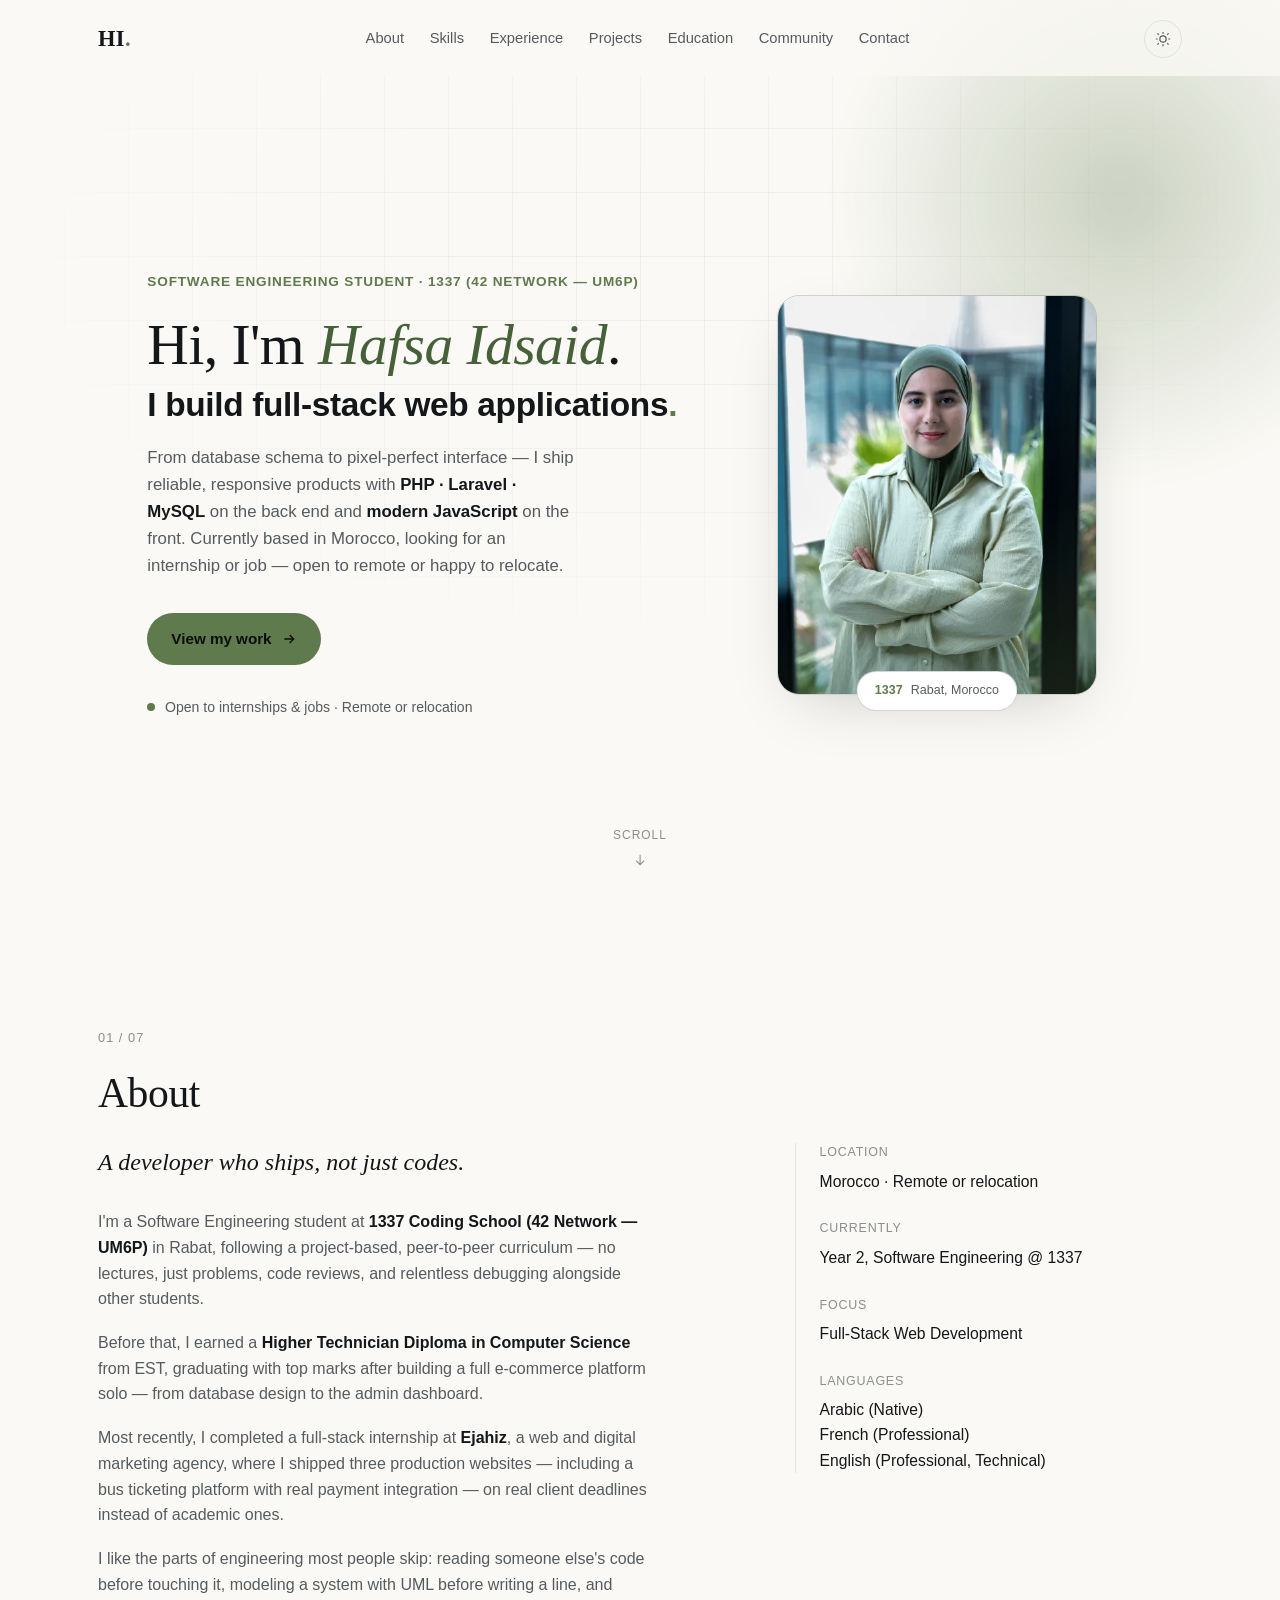
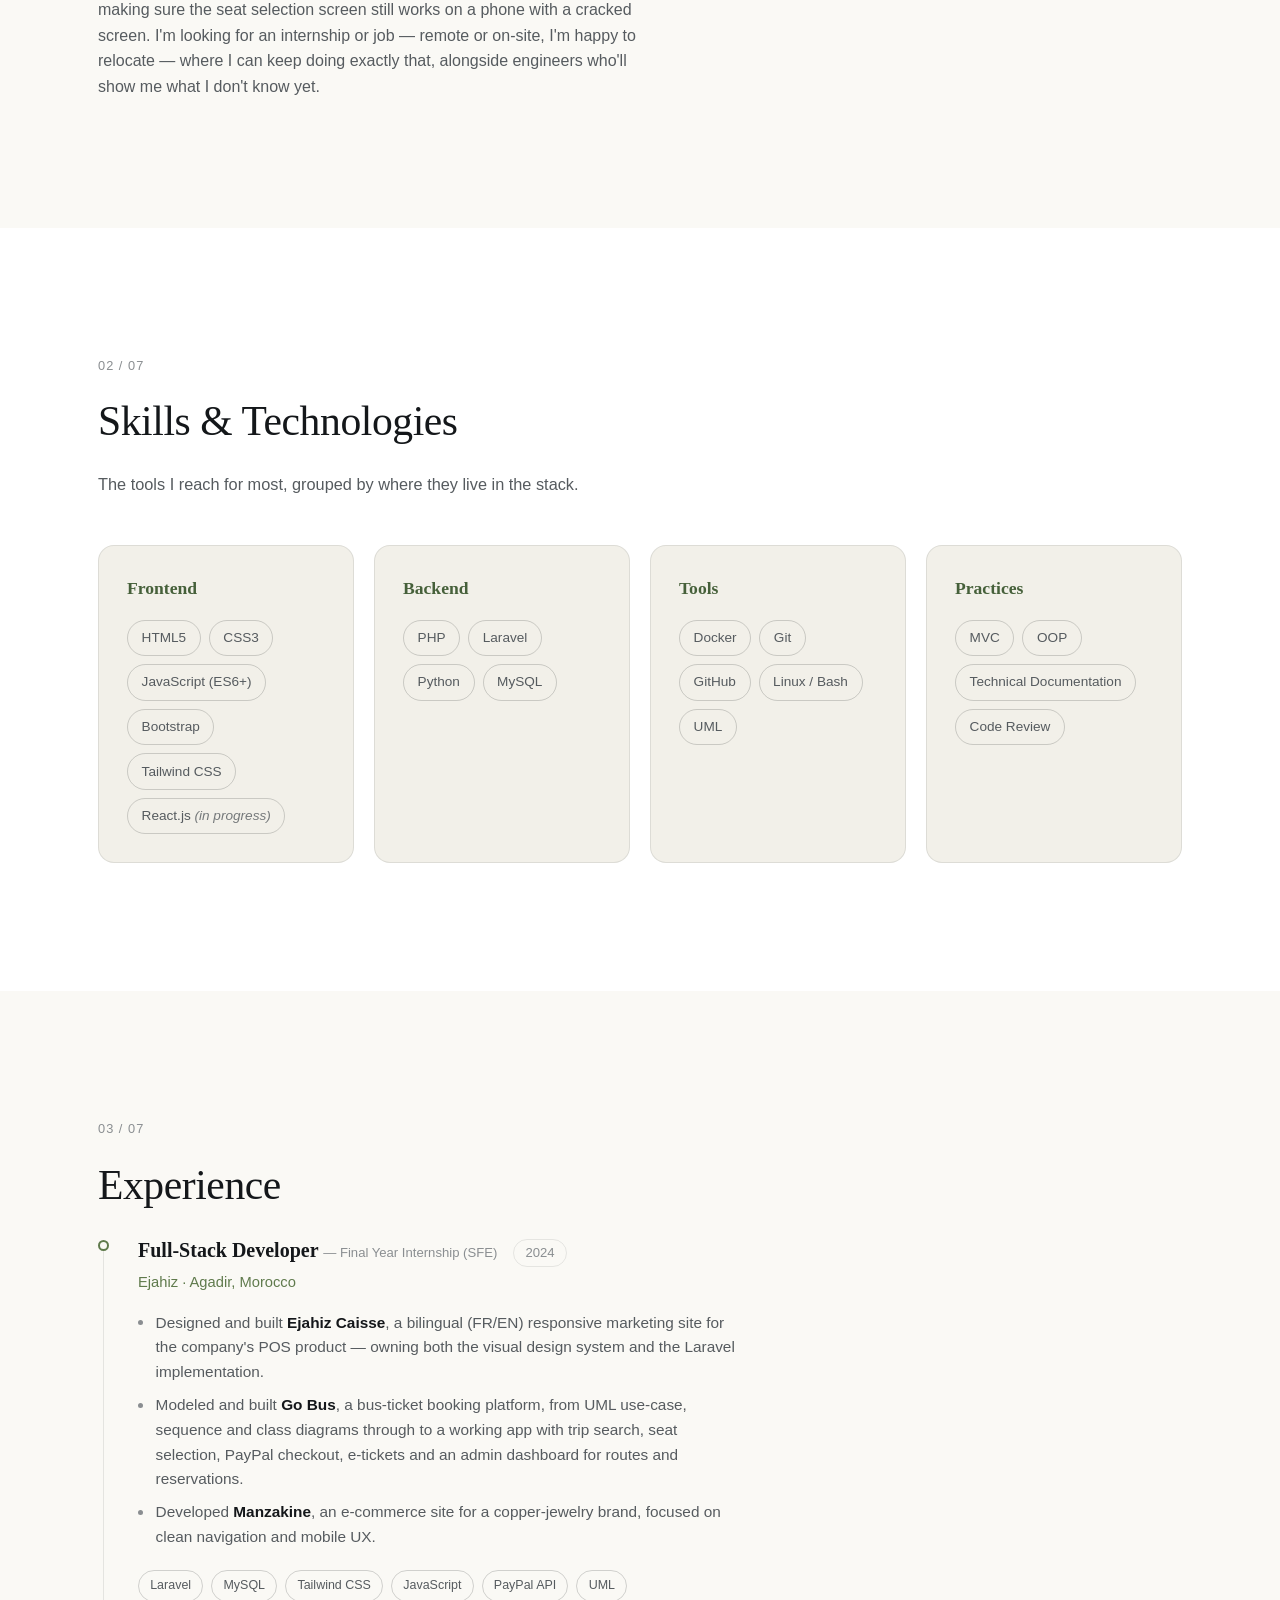
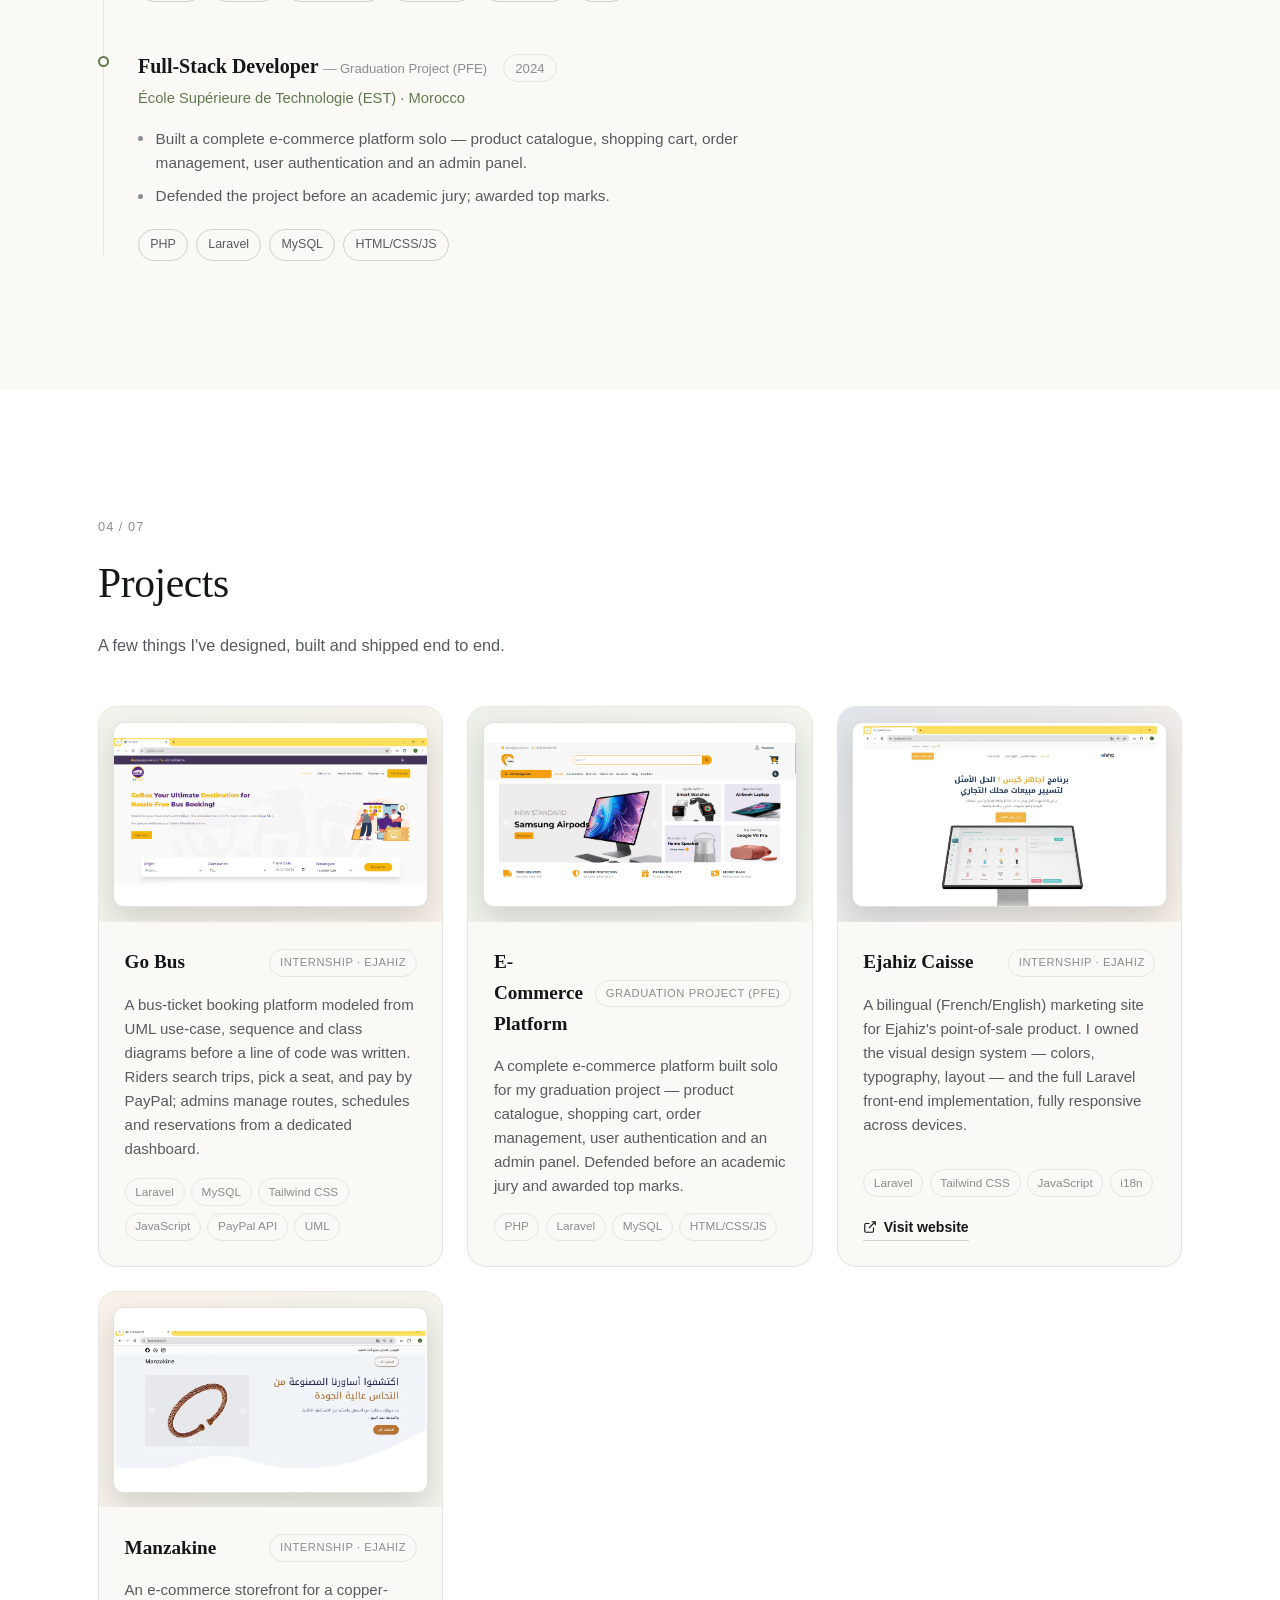
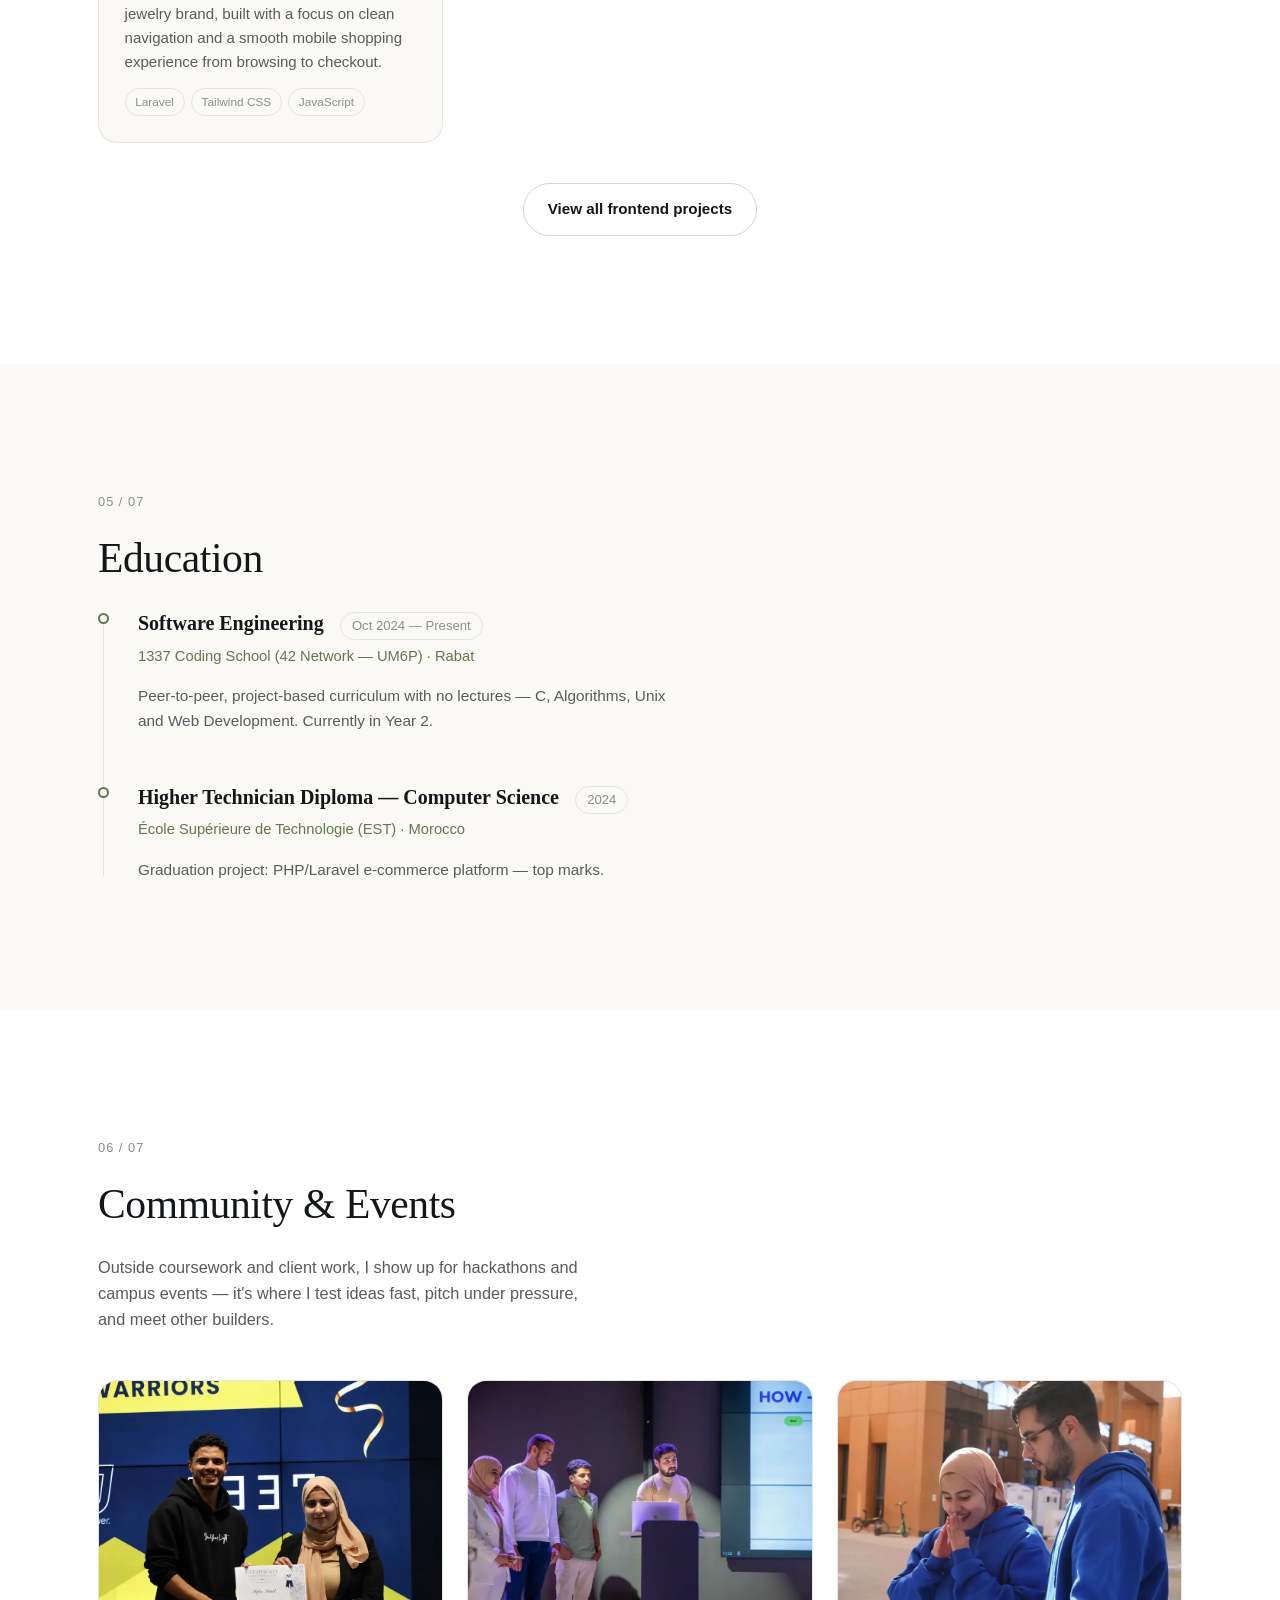
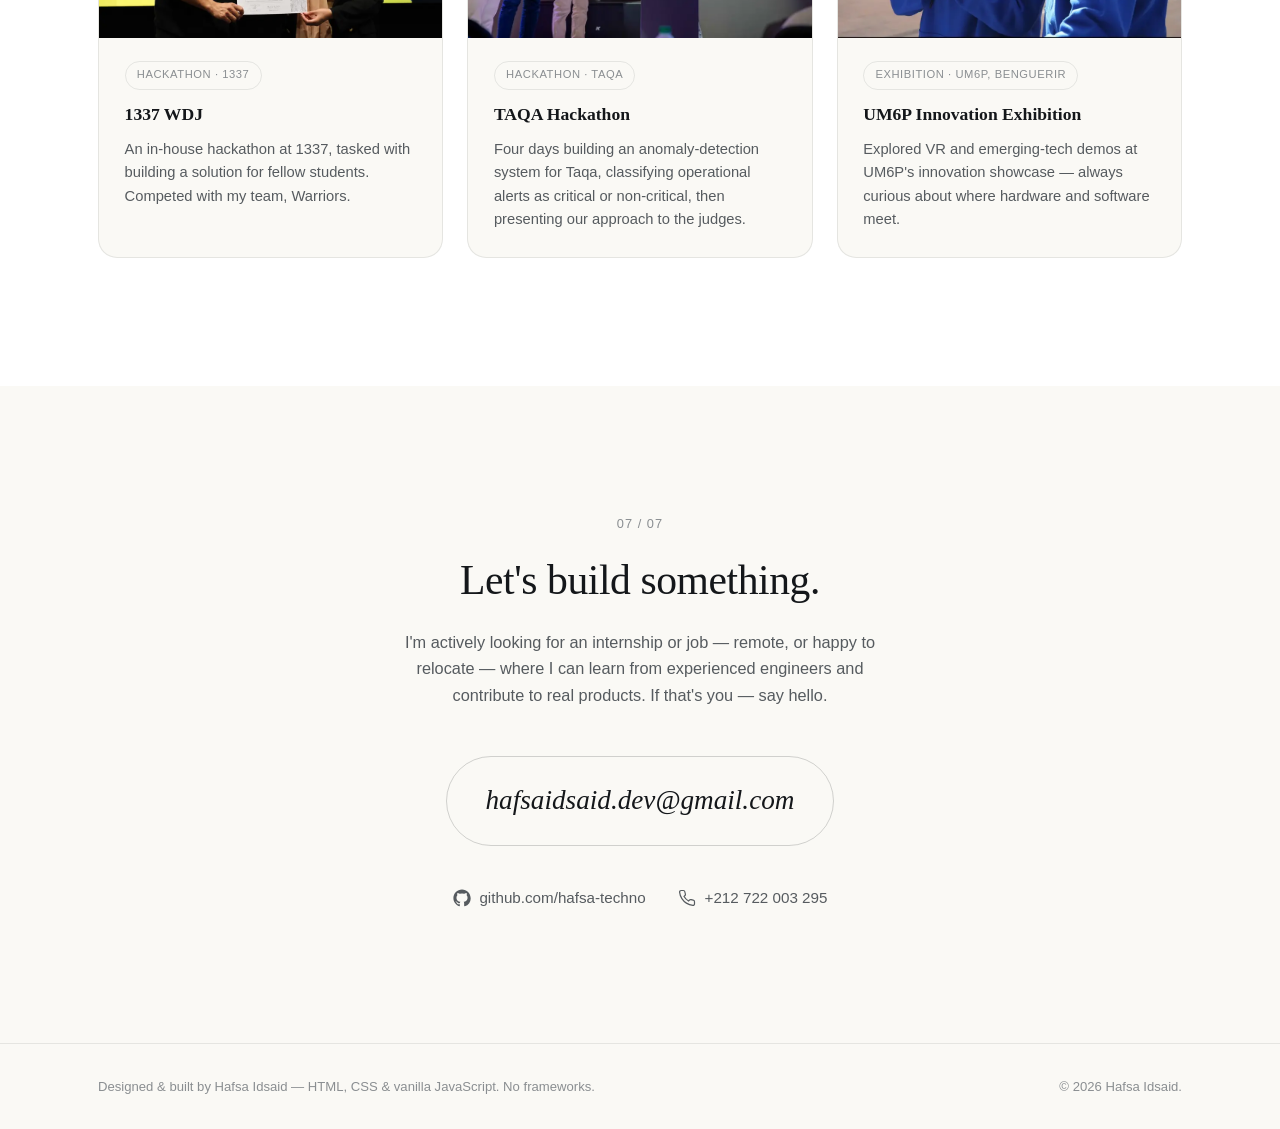
<file: index.html>
<!DOCTYPE html>
<html lang="en">
<head>
  <meta charset="UTF-8">
  <meta name="viewport" content="width=device-width, initial-scale=1.0">
  <title>Hafsa Idsaid — Full-Stack Web Developer</title>
  <meta name="description" content="Hafsa Idsaid — Full-Stack Web Developer and Software Engineering student at 1337 (42 Network). Builds with PHP, Laravel, MySQL and JavaScript. Open to internships and full-time roles, remote or relocation.">
  <meta name="author" content="Hafsa Idsaid">

  <!-- Open Graph -->
  <meta property="og:title" content="Hafsa Idsaid — Full-Stack Web Developer">
  <meta property="og:description" content="Software Engineering student at 1337 (42 Network) building full-stack web applications with PHP, Laravel, MySQL and JavaScript.">
  <meta property="og:type" content="website">
  <meta property="og:image" content="assets/images/hafsa-portrait.webp">

  <link rel="icon" type="image/svg+xml" href="assets/images/favicon.svg">
  <link rel="stylesheet" href="css/style.css">
</head>
<body>

  <a class="skip-link" href="#main">Skip to content</a>

  <!-- Scroll progress indicator -->
  <div class="scroll-progress" aria-hidden="true"><span id="scrollProgressBar"></span></div>

  <!-- ============ NAV ============ -->
  <header class="site-header" id="siteHeader">
    <nav class="nav container" aria-label="Primary">
      <a href="#top" class="nav__brand" aria-label="Hafsa Idsaid — home">HI<span>.</span></a>

      <ul class="nav__links" id="navLinks">
        <li><a href="#about" data-nav>About</a></li>
        <li><a href="#skills" data-nav>Skills</a></li>
        <li><a href="#experience" data-nav>Experience</a></li>
        <li><a href="#projects" data-nav>Projects</a></li>
        <li><a href="#education" data-nav>Education</a></li>
        <li><a href="#community" data-nav>Community</a></li>
        <li><a href="#contact" data-nav>Contact</a></li>
      </ul>

      <div class="nav__actions">
        <button class="theme-toggle" id="themeToggle" type="button" aria-label="Toggle dark and light theme">
          <svg class="icon icon--sun" viewBox="0 0 24 24" fill="none" stroke="currentColor" stroke-width="1.6"><circle cx="12" cy="12" r="4.2"/><path d="M12 2.5v2.4M12 19.1v2.4M4.6 4.6l1.7 1.7M17.7 17.7l1.7 1.7M2.5 12h2.4M19.1 12h2.4M4.6 19.4l1.7-1.7M17.7 6.3l1.7-1.7"/></svg>
          <svg class="icon icon--moon" viewBox="0 0 24 24" fill="none" stroke="currentColor" stroke-width="1.6"><path d="M20 14.5A8.5 8.5 0 1 1 9.5 4a6.8 6.8 0 0 0 10.5 10.5Z"/></svg>
        </button>

        <button class="nav__burger" id="navBurger" type="button" aria-label="Open menu" aria-expanded="false" aria-controls="navLinks">
          <span></span><span></span><span></span>
        </button>
      </div>
    </nav>
  </header>

  <main id="main">

    <!-- ============ HERO ============ -->
    <section class="hero" id="top">
      <div class="hero__bg" aria-hidden="true">
        <div class="hero__grid"></div>
        <div class="hero__blob"></div>
      </div>

      <div class="container hero__inner">
        <div class="hero__text">
          <p class="eyebrow reveal">Software Engineering Student · 1337 (42 Network — UM6P)</p>

          <h1 class="hero__title reveal">
            Hi, I'm <span class="hero__name">Hafsa Idsaid</span>.
            <span class="hero__role">I build full-stack web applications<span class="hero__dot">.</span></span>
          </h1>

          <p class="hero__lede reveal">
            From database schema to pixel-perfect interface — I ship reliable, responsive
            products with <strong>PHP · Laravel · MySQL</strong> on the back end and
            <strong> modern JavaScript</strong> on the front. Currently based in Morocco,
            looking for an internship or job — open to remote or happy to relocate.
          </p>

          <div class="hero__cta reveal">
            <a href="#projects" class="btn btn--primary">
              <span>View my work</span>
              <svg viewBox="0 0 24 24" fill="none" stroke="currentColor" stroke-width="2"><path d="M5 12h14M13 6l6 6-6 6"/></svg>
            </a>
            <!-- <a href="assets/docs/Hafsa-Idsaid-Resume.pdf" class="btn btn--ghost" download>
              <span>Download résumé</span>
            </a>-->
          </div>

          <div class="hero__status reveal">
            <span class="status-dot" aria-hidden="true"></span>
            Open to internships &amp; jobs · Remote or relocation
          </div>
        </div>

        <div class="hero__portrait reveal">
          <div class="portrait-frame">
            <img src="assets/images/hafsa-portrait.webp" alt="Portrait of Hafsa Idsaid" width="480" height="600" loading="eager">
          </div>
          <div class="portrait-tag">
            <span>1337</span> Rabat, Morocco
          </div>
        </div>
      </div>

      <a href="#about" class="scroll-cue" aria-label="Scroll to About section">
        <span>Scroll</span>
        <svg viewBox="0 0 24 24" fill="none" stroke="currentColor" stroke-width="1.6"><path d="M12 4v15M6 13l6 6 6-6"/></svg>
      </a>
    </section>

    <!-- ============ ABOUT ============ -->
    <section class="section" id="about">
      <div class="container">
        <p class="section__index reveal">01 / 07</p>
        <h2 class="section__title reveal">About</h2>

        <div class="about__grid">
          <div class="about__copy reveal">
            <p class="about__lead">A developer who ships, not just codes.</p>

            <p>
              I'm a Software Engineering student at <strong>1337 Coding School (42 Network — UM6P)</strong>
              in Rabat, following a project-based, peer-to-peer curriculum — no lectures, just problems,
              code reviews, and relentless debugging alongside other students.
            </p>

            <p>
              Before that, I earned a <strong>Higher Technician Diploma in Computer Science</strong> from
              EST, graduating with top marks after building a full e-commerce platform solo — from
              database design to the admin dashboard.
            </p>

            <p>
              Most recently, I completed a full-stack internship at <strong>Ejahiz</strong>, a web and
              digital marketing agency, where I shipped three production websites — including a bus
              ticketing platform with real payment integration — on real client deadlines instead of
              academic ones.
            </p>

            <p>
              I like the parts of engineering most people skip: reading someone else's code before
              touching it, modeling a system with UML before writing a line, and making sure the seat
              selection screen still works on a phone with a cracked screen. I'm looking for an
              internship or job — remote or on-site, I'm happy to relocate — where I can keep doing
              exactly that, alongside engineers who'll show me what I don't know yet.
            </p>
          </div>

          <aside class="about__facts reveal" aria-label="Quick facts">
            <ul>
              <li>
                <span class="about__facts-label">Location</span>
                <span class="about__facts-value">Morocco · Remote or relocation</span>
              </li>
              <li>
                <span class="about__facts-label">Currently</span>
                <span class="about__facts-value">Year 2, Software Engineering @ 1337</span>
              </li>
              <li>
                <span class="about__facts-label">Focus</span>
                <span class="about__facts-value">Full-Stack Web Development</span>
              </li>
              <li>
                <span class="about__facts-label">Languages</span>
                <span class="about__facts-value">Arabic (Native)</span>
                <span class="about__facts-value">French (Professional)</span>
                <span class="about__facts-value">English (Professional, Technical)</span>
              </li>
            </ul>
          </aside>
        </div>
      </div>
    </section>

    <!-- ============ SKILLS ============ -->
    <section class="section section--alt" id="skills">
      <div class="container">
        <p class="section__index reveal">02 / 07</p>
        <h2 class="section__title reveal">Skills &amp; Technologies</h2>
        <p class="section__intro reveal">The tools I reach for most, grouped by where they live in the stack.</p>

        <div class="skills__grid">
          <div class="skill-card reveal">
            <h3>Frontend</h3>
            <ul class="tag-list">
              <li>HTML5</li><li>CSS3</li><li>JavaScript (ES6+)</li>
              <li>Bootstrap</li><li>Tailwind CSS</li><li>React.js <em>(in progress)</em></li>
            </ul>
          </div>

          <div class="skill-card reveal">
            <h3>Backend</h3>
            <ul class="tag-list">
              <li>PHP</li><li>Laravel</li><li>Python</li><li>MySQL</li>
            </ul>
          </div>

          <div class="skill-card reveal">
            <h3>Tools</h3>
            <ul class="tag-list">
              <li>Docker</li><li>Git</li><li>GitHub</li><li>Linux / Bash</li><li>UML</li>
            </ul>
          </div>

          <div class="skill-card reveal">
            <h3>Practices</h3>
            <ul class="tag-list">
              <li>MVC</li><li>OOP</li><li>Technical Documentation</li><li>Code Review</li>
            </ul>
          </div>
        </div>
      </div>
    </section>

    <!-- ============ EXPERIENCE ============ -->
    <section class="section" id="experience">
      <div class="container">
        <p class="section__index reveal">03 / 07</p>
        <h2 class="section__title reveal">Experience</h2>

        <ol class="timeline">
          <li class="timeline__item reveal">
            <div class="timeline__marker" aria-hidden="true"></div>
            <div class="timeline__content">
              <div class="timeline__head">
                <h3>Full-Stack Developer <span>— Final Year Internship (SFE)</span></h3>
                <span class="timeline__date">2024</span>
              </div>
              <p class="timeline__org">Ejahiz · Agadir, Morocco</p>

              <ul class="timeline__list">
                <li>Designed and built <strong>Ejahiz Caisse</strong>, a bilingual (FR/EN) responsive
                  marketing site for the company's POS product — owning both the visual design system
                  and the Laravel implementation.</li>
                <li>Modeled and built <strong>Go Bus</strong>, a bus-ticket booking platform, from UML
                  use-case, sequence and class diagrams through to a working app with trip search, seat
                  selection, PayPal checkout, e-tickets and an admin dashboard for routes and reservations.</li>
                <li>Developed <strong>Manzakine</strong>, an e-commerce site for a copper-jewelry brand,
                  focused on clean navigation and mobile UX.</li>
              </ul>

              <ul class="tag-list tag-list--compact">
                <li>Laravel</li><li>MySQL</li><li>Tailwind CSS</li><li>JavaScript</li>
                <li>PayPal API</li><li>UML</li>
              </ul>
            </div>
          </li>

          <li class="timeline__item reveal">
            <div class="timeline__marker" aria-hidden="true"></div>
            <div class="timeline__content">
              <div class="timeline__head">
                <h3>Full-Stack Developer <span>— Graduation Project (PFE)</span></h3>
                <span class="timeline__date">2024</span>
              </div>
              <p class="timeline__org">École Supérieure de Technologie (EST) · Morocco</p>

              <ul class="timeline__list">
                <li>Built a complete e-commerce platform solo — product catalogue, shopping cart, order
                  management, user authentication and an admin panel.</li>
                <li>Defended the project before an academic jury; awarded top marks.</li>
              </ul>

              <ul class="tag-list tag-list--compact">
                <li>PHP</li><li>Laravel</li><li>MySQL</li><li>HTML/CSS/JS</li>
              </ul>
            </div>
          </li>
        </ol>
      </div>
    </section>

    <!-- ============ PROJECTS ============ -->
    <section class="section section--alt" id="projects">
      <div class="container">
        <p class="section__index reveal">04 / 07</p>
        <h2 class="section__title reveal">Projects</h2>
        <p class="section__intro reveal">A few things I've designed, built and shipped end to end.</p>

        <div class="projects__grid" id="projectsGrid">
          <!-- Cards are rendered by js/script.js from the PROJECTS data array -->
        </div>

        <div class="projects__archive reveal">
          <a
            href="https://hafsa-techno.github.io/hafsaPortfolio/#projects"
            class="btn btn--ghost"
            target="_blank"
            rel="noopener noreferrer"
          >
            <span>View all frontend projects</span>
          </a>
        </div>
      </div>
    </section>

    <!-- ============ EDUCATION ============ -->
    <section class="section" id="education">
      <div class="container">
        <p class="section__index reveal">05 / 07</p>
        <h2 class="section__title reveal">Education</h2>

        <ol class="timeline">
          <li class="timeline__item reveal">
            <div class="timeline__marker" aria-hidden="true"></div>
            <div class="timeline__content">
              <div class="timeline__head">
                <h3>Software Engineering</h3>
                <span class="timeline__date">Oct 2024 — Present</span>
              </div>
              <p class="timeline__org">1337 Coding School (42 Network — UM6P) · Rabat</p>
              <p class="timeline__desc">
                Peer-to-peer, project-based curriculum with no lectures — C, Algorithms, Unix and Web
                Development. Currently in Year 2.
              </p>
            </div>
          </li>

          <li class="timeline__item reveal">
            <div class="timeline__marker" aria-hidden="true"></div>
            <div class="timeline__content">
              <div class="timeline__head">
                <h3>Higher Technician Diploma — Computer Science</h3>
                <span class="timeline__date">2024</span>
              </div>
              <p class="timeline__org">École Supérieure de Technologie (EST) · Morocco</p>
              <p class="timeline__desc">
                Graduation project: PHP/Laravel e-commerce platform — top marks.
              </p>
            </div>
          </li>
        </ol>
      </div>
    </section>

    <!-- ============ COMMUNITY ============ -->
    <section class="section section--alt" id="community">
      <div class="container">
        <p class="section__index reveal">06 / 07</p>
        <h2 class="section__title reveal">Community &amp; Events</h2>
        <p class="section__intro reveal">
          Outside coursework and client work, I show up for hackathons and campus events — it's
          where I test ideas fast, pitch under pressure, and meet other builders.
        </p>

        <div class="events__grid">
          <article class="event-card reveal">
            <div class="event-card__preview">
              <img src="assets/images/events/wdj-hackathon.webp" alt="Hafsa receiving a certificate of participation on stage at the 1337 WDJ hackathon" loading="lazy" width="900" height="737">
            </div>
            <div class="event-card__body">
              <span class="event-card__badge">Hackathon · 1337</span>
              <h3>1337 WDJ</h3>
              <p>
                An in-house hackathon at 1337, tasked with building a solution for fellow students.
                Competed with my team, Warriors.
              </p>
            </div>
          </article>

          <article class="event-card reveal">
            <div class="event-card__preview">
              <img src="assets/images/events/taqa-hackathon.webp" alt="Hafsa and her team presenting their project on stage at the TAQA hackathon" loading="lazy" width="900" height="600">
            </div>
            <div class="event-card__body">
              <span class="event-card__badge">Hackathon · TAQA</span>
              <h3>TAQA Hackathon</h3>
              <p>
                Four days building an anomaly-detection system for Taqa, classifying operational
                alerts as critical or non-critical, then presenting our approach to the judges.
              </p>
            </div>
          </article>

          <article class="event-card reveal">
            <div class="event-card__preview">
              <img src="assets/images/events/um6p-exhibition.webp" alt="Hafsa at the UM6P innovation exhibition in Benguerir" loading="lazy" width="900" height="674">
            </div>
            <div class="event-card__body">
              <span class="event-card__badge">Exhibition · UM6P, Benguerir</span>
              <h3>UM6P Innovation Exhibition</h3>
              <p>
                Explored VR and emerging-tech demos at UM6P's innovation showcase — always curious
                about where hardware and software meet.
              </p>
            </div>
          </article>
        </div>
      </div>
    </section>

    <!-- ============ CONTACT ============ -->
    <section class="section section--contact" id="contact">
      <div class="container">
        <p class="section__index reveal">07 / 07</p>
        <h2 class="section__title reveal">Let's build something.</h2>
        <p class="section__intro reveal">
          I'm actively looking for an internship or job — remote, or happy to relocate — where I can
          learn from experienced engineers and contribute to real products. If that's you — say hello.
        </p>

        <div class="contact__actions reveal">
          <a href="mailto:hafsaidsaid.dev@gmail.com" class="magnetic-btn" id="magneticBtn">
            <span>hafsaidsaid.dev@gmail.com</span>
          </a>
        </div>

        <ul class="contact__links reveal">
          <li>
            <a href="https://github.com/hafsa-techno" target="_blank" rel="noopener noreferrer">
              <svg viewBox="0 0 24 24" fill="currentColor"><path d="M12 .5C5.65.5.5 5.65.5 12c0 5.09 3.29 9.4 7.86 10.93.58.1.79-.25.79-.56 0-.27-.01-1.17-.02-2.12-3.2.7-3.88-1.36-3.88-1.36-.52-1.34-1.28-1.69-1.28-1.69-1.04-.72.08-.7.08-.7 1.15.08 1.76 1.19 1.76 1.19 1.03 1.76 2.7 1.25 3.36.96.1-.75.4-1.25.72-1.54-2.56-.29-5.25-1.28-5.25-5.7 0-1.26.45-2.29 1.19-3.09-.12-.29-.52-1.47.11-3.06 0 0 .97-.31 3.18 1.18a11.1 11.1 0 0 1 5.79 0c2.2-1.49 3.17-1.18 3.17-1.18.63 1.59.24 2.77.12 3.06.74.8 1.18 1.83 1.18 3.09 0 4.43-2.69 5.4-5.26 5.69.42.36.78 1.07.78 2.16 0 1.56-.01 2.82-.01 3.2 0 .31.2.67.8.56A10.51 10.51 0 0 0 23.5 12C23.5 5.65 18.35.5 12 .5Z"/></svg>
              <span>github.com/hafsa-techno</span>
            </a>
          </li>
          <li>
            <a href="tel:+212722003295">
              <svg viewBox="0 0 24 24" fill="none" stroke="currentColor" stroke-width="1.6"><path d="M22 16.9v3a2 2 0 0 1-2.18 2 19.8 19.8 0 0 1-8.63-3.07 19.5 19.5 0 0 1-6-6 19.8 19.8 0 0 1-3.07-8.67A2 2 0 0 1 4.11 2h3a2 2 0 0 1 2 1.72c.13.96.36 1.9.68 2.81a2 2 0 0 1-.45 2.11L8.09 9.91a16 16 0 0 0 6 6l1.27-1.27a2 2 0 0 1 2.11-.45c.9.32 1.85.55 2.81.68A2 2 0 0 1 22 16.9Z"/></svg>
              <span>+212 722 003 295</span>
            </a>
          </li>
        </ul>
      </div>
    </section>

  </main>

  <footer class="site-footer">
    <div class="container site-footer__inner">
      <p>Designed &amp; built by Hafsa Idsaid — HTML, CSS &amp; vanilla JavaScript. No frameworks.</p>
      <p>&copy; <span id="year"></span> Hafsa Idsaid.</p>
    </div>
  </footer>

  <script src="js/script.js"></script>
</body>
</html>
</file>
<file: css/style.css>
/* ==========================================================================
   Hafsa Idsaid — Portfolio
   Vanilla HTML / CSS / JS. No frameworks.
   ========================================================================== */

/* ---------- Design tokens ---------- */
:root {
  color-scheme: dark;

  --bg: #0b0d0f;
  --bg-elevated: #14171a;
  --bg-elevated-2: #1b1f23;
  --text: #edeee9;
  --text-muted: #9ca0a6;
  --text-faint: #5f6469;
  --border: rgba(237, 238, 233, 0.09);
  --border-strong: rgba(237, 238, 233, 0.18);

  --accent: #9cb380;
  --accent-strong: #b7cf9c;
  --accent-warm: #d9a066;

  --shadow: 0 20px 60px -20px rgba(0, 0, 0, 0.55);

  --font-display: Georgia, "Iowan Old Style", "Palatino Linotype", "Book Antiqua", serif;
  --font-body: -apple-system, BlinkMacSystemFont, "Segoe UI", Roboto, Helvetica, Arial, sans-serif;

  --container: 1180px;
  --gutter: clamp(1.25rem, 4vw, 3rem);

  --ease: cubic-bezier(0.22, 1, 0.36, 1);
}

:root[data-theme="light"] {
  color-scheme: light;
  --bg: #faf9f5;
  --bg-elevated: #ffffff;
  --bg-elevated-2: #f2f0e9;
  --text: #14171a;
  --text-muted: #565b5f;
  --text-faint: #8a8e91;
  --border: rgba(20, 23, 26, 0.09);
  --border-strong: rgba(20, 23, 26, 0.18);

  --accent: #5f7a4c;
  --accent-strong: #46603a;
  --accent-warm: #a86a34;

  --shadow: 0 20px 60px -25px rgba(20, 23, 26, 0.25);
}

@media (prefers-color-scheme: light) {
  :root:not([data-theme="dark"]) {
    color-scheme: light;
    --bg: #faf9f5;
    --bg-elevated: #ffffff;
    --bg-elevated-2: #f2f0e9;
    --text: #14171a;
    --text-muted: #565b5f;
    --text-faint: #8a8e91;
    --border: rgba(20, 23, 26, 0.09);
    --border-strong: rgba(20, 23, 26, 0.18);
    --accent: #5f7a4c;
    --accent-strong: #46603a;
    --accent-warm: #a86a34;
    --shadow: 0 20px 60px -25px rgba(20, 23, 26, 0.25);
  }
}

/* ---------- Reset ---------- */
*, *::before, *::after { box-sizing: border-box; }
html { scroll-behavior: smooth; }
@media (prefers-reduced-motion: reduce) {
  html { scroll-behavior: auto; }
  * { animation-duration: 0.001ms !important; animation-iteration-count: 1 !important; transition-duration: 0.001ms !important; }
}

body, h1, h2, h3, p, ul, ol, figure { margin: 0; }
ul, ol { padding: 0; list-style: none; }
img { max-width: 100%; display: block; }
a { color: inherit; text-decoration: none; }
button { font: inherit; color: inherit; background: none; border: none; cursor: pointer; }
svg { display: block; }

body {
  background: var(--bg);
  color: var(--text);
  font-family: var(--font-body);
  font-size: 16px;
  line-height: 1.6;
  -webkit-font-smoothing: antialiased;
  transition: background-color .4s var(--ease), color .4s var(--ease);
  overflow-x: hidden;
}

.container {
  max-width: var(--container);
  margin-inline: auto;
  padding-inline: var(--gutter);
}

/* ---------- Accessibility helpers ---------- */
.skip-link {
  position: fixed;
  top: -100%;
  left: 1rem;
  background: var(--accent);
  color: #0b0d0f;
  padding: .75rem 1.25rem;
  border-radius: .4rem;
  z-index: 999;
  font-weight: 600;
  transition: top .2s var(--ease);
}
.skip-link:focus { top: 1rem; }

:focus-visible {
  outline: 2px solid var(--accent);
  outline-offset: 3px;
  border-radius: 2px;
}

/* ---------- Scroll progress ---------- */
.scroll-progress {
  position: fixed;
  top: 0; left: 0;
  width: 100%;
  height: 3px;
  z-index: 1000;
  background: transparent;
}
.scroll-progress span {
  display: block;
  height: 100%;
  width: 0%;
  background: linear-gradient(90deg, var(--accent), var(--accent-warm));
  transition: width .1s linear;
}

/* ---------- Header / Nav ---------- */
.site-header {
  position: fixed;
  top: 0; left: 0; right: 0;
  z-index: 900;
  padding-top: 3px;
  background: color-mix(in srgb, var(--bg) 78%, transparent);
  backdrop-filter: blur(14px) saturate(1.2);
  border-bottom: 1px solid transparent;
  transition: border-color .3s var(--ease), background-color .3s var(--ease);
}
.site-header.is-scrolled { border-bottom-color: var(--border); }

.nav {
  display: flex;
  align-items: center;
  justify-content: space-between;
  height: 72px;
}

.nav__brand {
  font-family: var(--font-display);
  font-size: 1.4rem;
  font-weight: 700;
  letter-spacing: .02em;
}
.nav__brand span { color: var(--accent); }

.nav__links {
  display: flex;
  gap: clamp(1rem, 2vw, 2rem);
  font-size: .92rem;
}
.nav__links a {
  position: relative;
  padding: .3rem 0;
  color: var(--text-muted);
  transition: color .25s var(--ease);
}
.nav__links a::after {
  content: "";
  position: absolute;
  left: 0; bottom: -2px;
  width: 0;
  height: 1px;
  background: var(--accent);
  transition: width .3s var(--ease);
}
.nav__links a:hover,
.nav__links a.is-active { color: var(--text); }
.nav__links a:hover::after,
.nav__links a.is-active::after { width: 100%; }

.nav__actions { display: flex; align-items: center; gap: .75rem; }

.theme-toggle {
  width: 38px; height: 38px;
  display: grid; place-items: center;
  border-radius: 50%;
  border: 1px solid var(--border);
  color: var(--text-muted);
  transition: border-color .25s var(--ease), color .25s var(--ease), transform .3s var(--ease);
}
.theme-toggle:hover { color: var(--accent); border-color: var(--border-strong); transform: rotate(20deg); }
.theme-toggle .icon { width: 18px; height: 18px; }
.theme-toggle .icon--moon { display: none; }
:root[data-theme="light"] .theme-toggle .icon--sun { display: none; }
:root[data-theme="light"] .theme-toggle .icon--moon { display: block; }

.nav__burger {
  display: none;
  width: 38px; height: 38px;
  flex-direction: column;
  align-items: center;
  justify-content: center;
  gap: 5px;
}
.nav__burger span {
  width: 20px; height: 1.5px;
  background: var(--text);
  transition: transform .3s var(--ease), opacity .3s var(--ease);
}
.nav__burger[aria-expanded="true"] span:nth-child(1) { transform: translateY(6.5px) rotate(45deg); }
.nav__burger[aria-expanded="true"] span:nth-child(2) { opacity: 0; }
.nav__burger[aria-expanded="true"] span:nth-child(3) { transform: translateY(-6.5px) rotate(-45deg); }

/* ---------- Buttons ---------- */
.btn {
  display: inline-flex;
  align-items: center;
  gap: .6rem;
  padding: .85rem 1.5rem;
  border-radius: 999px;
  font-size: .95rem;
  font-weight: 600;
  transition: transform .3s var(--ease), background-color .3s var(--ease), color .3s var(--ease), border-color .3s var(--ease);
  white-space: nowrap;
}
.btn svg { width: 16px; height: 16px; transition: transform .3s var(--ease); }
.btn--primary { background: var(--accent); color: #0b0d0f; }
.btn--primary:hover { transform: translateY(-2px); background: var(--accent-strong); }
.btn--primary:hover svg { transform: translateX(3px); }
.btn--ghost { border: 1px solid var(--border-strong); color: var(--text); }
.btn--ghost:hover { border-color: var(--accent); color: var(--accent); transform: translateY(-2px); }

/* ---------- Hero ---------- */
.hero {
  position: relative;
  min-height: 100svh;
  display: flex;
  flex-direction: column;
  justify-content: center;
  padding-top: 90px;
  overflow: hidden;
}

.hero__bg { position: absolute; inset: 0; z-index: -1; }
.hero__grid {
  position: absolute; inset: 0;
  background-image:
    linear-gradient(var(--border) 1px, transparent 1px),
    linear-gradient(90deg, var(--border) 1px, transparent 1px);
  background-size: 64px 64px;
  mask-image: radial-gradient(ellipse 70% 60% at 50% 30%, black 10%, transparent 75%);
  opacity: .6;
}
.hero__blob {
  position: absolute;
  top: -10%; right: -10%;
  width: 45vw; height: 45vw;
  max-width: 640px; max-height: 640px;
  background: radial-gradient(circle, color-mix(in srgb, var(--accent) 30%, transparent) 0%, transparent 70%);
  filter: blur(10px);
}

.hero__inner {
  display: grid;
  grid-template-columns: 1.15fr .85fr;
  gap: clamp(2rem, 5vw, 4rem);
  align-items: center;
}

.eyebrow {
  font-size: .85rem;
  letter-spacing: .06em;
  text-transform: uppercase;
  color: var(--accent);
  font-weight: 600;
  margin-bottom: 1.25rem;
}

.hero__title {
  font-family: var(--font-display);
  font-size: clamp(2.2rem, 5.2vw, 3.6rem);
  line-height: 1.12;
  font-weight: 400;
  letter-spacing: -.01em;
  margin-bottom: 1.4rem;
}
.hero__name { font-style: italic; color: var(--accent-strong); }
.hero__role {
  display: block;
  font-family: var(--font-body);
  font-weight: 700;
  font-size: .58em;
  letter-spacing: -.01em;
  margin-top: .5rem;
  color: var(--text);
}
.hero__dot { color: var(--accent); }

.hero__lede {
  max-width: 46ch;
  color: var(--text-muted);
  font-size: 1.05rem;
  margin-bottom: 2.1rem;
}
.hero__lede strong { color: var(--text); font-weight: 600; }

.hero__cta { display: flex; flex-wrap: wrap; gap: 1rem; margin-bottom: 1.75rem; }

.hero__status {
  display: inline-flex;
  align-items: center;
  gap: .6rem;
  font-size: .88rem;
  color: var(--text-muted);
}
.status-dot {
  width: 8px; height: 8px;
  border-radius: 50%;
  background: var(--accent);
  box-shadow: 0 0 0 0 color-mix(in srgb, var(--accent) 50%, transparent);
  animation: pulse 2.4s infinite;
}
@keyframes pulse {
  0% { box-shadow: 0 0 0 0 color-mix(in srgb, var(--accent) 45%, transparent); }
  70% { box-shadow: 0 0 0 9px transparent; }
  100% { box-shadow: 0 0 0 0 transparent; }
}

.hero__portrait { position: relative; justify-self: center; }
.portrait-frame {
  position: relative;
  width: min(320px, 78vw);
  aspect-ratio: 4 / 5;
  border-radius: 1.4rem;
  overflow: hidden;
  border: 1px solid var(--border-strong);
  box-shadow: var(--shadow);
}
.portrait-frame::after {
  content: "";
  position: absolute; inset: 0;
  background: linear-gradient(160deg, transparent 60%, color-mix(in srgb, var(--accent) 25%, transparent) 100%);
}
.portrait-frame img {
  width: 100%; height: 100%;
  object-fit: cover;
  filter: grayscale(.15) contrast(1.03);
}

.portrait-tag {
  position: absolute;
  bottom: -1rem; left: 50%;
  transform: translateX(-50%);
  background: var(--bg-elevated);
  border: 1px solid var(--border-strong);
  border-radius: 999px;
  padding: .55rem 1.1rem;
  font-size: .78rem;
  color: var(--text-muted);
  white-space: nowrap;
  box-shadow: var(--shadow);
}
.portrait-tag span { color: var(--accent); font-weight: 700; margin-right: .3rem; }

.scroll-cue {
  position: absolute;
  bottom: 2rem; left: 50%;
  transform: translateX(-50%);
  display: flex; flex-direction: column; align-items: center;
  gap: .4rem;
  font-size: .75rem;
  letter-spacing: .08em;
  text-transform: uppercase;
  color: var(--text-faint);
  animation: bob 2.6s ease-in-out infinite;
}
.scroll-cue svg { width: 16px; height: 16px; }
@keyframes bob { 0%, 100% { transform: translate(-50%, 0); } 50% { transform: translate(-50%, 8px); } }

/* ---------- Sections (shared) ---------- */
.section { padding-block: clamp(4.5rem, 10vw, 8rem); }
.section--alt { background: var(--bg-elevated); }

.section__index {
  font-size: .8rem;
  color: var(--text-faint);
  letter-spacing: .08em;
  margin-bottom: .75rem;
  font-family: var(--font-body);
}
.section__title {
  font-family: var(--font-display);
  font-size: clamp(1.9rem, 4vw, 2.6rem);
  font-weight: 400;
  letter-spacing: -.01em;
  margin-bottom: 1rem;
}
.section__intro {
  color: var(--text-muted);
  max-width: 56ch;
  margin-bottom: 3rem;
  font-size: 1.02rem;
}

/* ---------- Reveal on scroll ---------- */
.reveal {
  opacity: 0;
  transform: translateY(28px);
  transition: opacity .8s var(--ease), transform .8s var(--ease);
}
.reveal.is-visible { opacity: 1; transform: translateY(0); }

/* ---------- About ---------- */
.about__grid {
  display: grid;
  grid-template-columns: 1.6fr 1fr;
  gap: clamp(2.5rem, 6vw, 5rem);
  align-items: start;
}
.about__copy p { margin-bottom: 1.15rem; color: var(--text-muted); max-width: 62ch; }
.about__copy p:last-child { margin-bottom: 0; }
.about__copy strong { color: var(--text); font-weight: 600; }
.about__lead {
  font-family: var(--font-display);
  font-style: italic;
  font-size: 1.5rem;
  color: var(--text) !important;
  margin-bottom: 1.75rem !important;
}

.about__facts ul {
  display: flex;
  flex-direction: column;
  gap: 1.6rem;
  border-left: 1px solid var(--border);
  padding-left: 1.5rem;
}
.about__facts-label {
  display: block;
  font-size: .78rem;
  text-transform: uppercase;
  letter-spacing: .06em;
  color: var(--text-faint);
  margin-bottom: .35rem;
}
.about__facts-value {
  display: block;
  font-size: .98rem;
  color: var(--text);
}

/* ---------- Skills ---------- */
.skills__grid {
  display: grid;
  grid-template-columns: repeat(auto-fit, minmax(220px, 1fr));
  gap: 1.25rem;
}
.skill-card {
  background: var(--bg);
  border: 1px solid var(--border);
  border-radius: 1rem;
  padding: 1.75rem;
  transition: border-color .3s var(--ease), transform .3s var(--ease);
}
.section--alt .skill-card { background: var(--bg-elevated-2); }
.skill-card:hover { border-color: var(--border-strong); transform: translateY(-4px); }
.skill-card h3 {
  font-family: var(--font-display);
  font-size: 1.1rem;
  font-weight: 700;
  margin-bottom: 1.1rem;
  color: var(--accent-strong);
}

.tag-list { display: flex; flex-wrap: wrap; gap: .5rem; }
.tag-list li {
  font-size: .85rem;
  padding: .4rem .85rem;
  border-radius: 999px;
  border: 1px solid var(--border-strong);
  color: var(--text-muted);
  transition: color .25s var(--ease), border-color .25s var(--ease), background-color .25s var(--ease);
}
.tag-list li:hover { color: var(--bg); background: var(--accent); border-color: var(--accent); }
.tag-list em { font-style: italic; opacity: .8; }
.tag-list--compact li { font-size: .78rem; padding: .32rem .7rem; }

/* ---------- Timeline (Experience & Education) ---------- */
.timeline { position: relative; display: flex; flex-direction: column; gap: 3rem; }
.timeline::before {
  content: "";
  position: absolute;
  left: 5px; top: 6px; bottom: 6px;
  width: 1px;
  background: var(--border);
}
.timeline__item { position: relative; padding-left: 2.5rem; }
.timeline__marker {
  position: absolute;
  left: 0; top: 6px;
  width: 11px; height: 11px;
  border-radius: 50%;
  background: var(--bg);
  border: 2px solid var(--accent);
}
.timeline__head {
  display: flex;
  flex-wrap: wrap;
  align-items: baseline;
  gap: .5rem 1rem;
  margin-bottom: .3rem;
}
.timeline__head h3 {
  font-family: var(--font-display);
  font-size: 1.25rem;
  font-weight: 700;
}
.timeline__head h3 span {
  font-family: var(--font-body);
  font-weight: 400;
  font-size: .82rem;
  color: var(--text-faint);
}
.timeline__date {
  font-size: .82rem;
  color: var(--text-faint);
  border: 1px solid var(--border);
  border-radius: 999px;
  padding: .15rem .7rem;
}
.timeline__org { color: var(--accent); font-size: .92rem; margin-bottom: 1rem; }
.timeline__list { display: flex; flex-direction: column; gap: .55rem; margin-bottom: 1.25rem; max-width: 68ch; }
.timeline__list li {
  position: relative;
  padding-left: 1.1rem;
  color: var(--text-muted);
  font-size: .96rem;
}
.timeline__list li::before {
  content: "";
  position: absolute; left: 0; top: .6em;
  width: 5px; height: 5px;
  border-radius: 50%;
  background: var(--text-faint);
}
.timeline__list strong { color: var(--text); font-weight: 600; }
.timeline__desc { color: var(--text-muted); max-width: 62ch; font-size: .96rem; }

/* ---------- Projects ---------- */
.projects__grid {
  display: grid;
  grid-template-columns: repeat(auto-fit, minmax(300px, 1fr));
  gap: 1.5rem;
}
.projects__archive {
  display: flex;
  justify-content: center;
  margin-top: 2.5rem;
}
.project-card {
  background: var(--bg);
  border: 1px solid var(--border);
  border-radius: 1.2rem;
  overflow: hidden;
  display: flex;
  flex-direction: column;
  transition: transform .4s var(--ease), border-color .4s var(--ease), box-shadow .4s var(--ease);
}
.project-card:hover { transform: translateY(-6px); border-color: var(--border-strong); box-shadow: var(--shadow); }

.project-card__preview {
  position: relative;
  aspect-ratio: 16 / 10;
  display: flex;
  align-items: center;
  justify-content: center;
  overflow: hidden;
  background: var(--bg-elevated);
}
.project-card__preview::before {
  content: "";
  position: absolute; inset: 0;
  background: var(--project-gradient, linear-gradient(135deg, var(--accent), var(--accent-warm)));
  opacity: .18;
  transition: opacity .4s var(--ease);
}
.project-card:hover .project-card__preview::before { opacity: .3; }
.project-card__preview:has(.project-card__img)::before { opacity: 0; }
.project-card__mark {
  position: relative;
  font-family: var(--font-display);
  font-style: italic;
  font-size: 2.6rem;
  color: var(--text);
  opacity: .85;
  transition: transform .5s var(--ease);
}
.project-card:hover .project-card__mark { transform: scale(1.06) rotate(-2deg); }
.project-card__img {
  position: relative;
  width: 100%;
  height: 100%;
  object-fit: cover;
  object-position: top center;
  transition: transform .5s var(--ease);
}
.project-card:hover .project-card__img { transform: scale(1.04); }
.project-card__preview:has(.project-card__img--contain) {
  padding: clamp(.55rem, 1.5vw, .9rem);
}
.project-card__preview:has(.project-card__img--contain)::before { opacity: .14; }
.project-card:hover .project-card__preview:has(.project-card__img--contain)::before { opacity: .22; }
.project-card__img--contain {
  object-fit: contain;
  object-position: center;
  border: 1px solid color-mix(in srgb, var(--border-strong) 70%, transparent);
  border-radius: .65rem;
  background: #fff;
  box-shadow: 0 12px 30px rgba(18, 24, 18, .16);
}
.project-card:hover .project-card__img--contain { transform: translateY(-2px) scale(1.01); }

.project-card__body { padding: 1.6rem; display: flex; flex-direction: column; gap: .9rem; flex: 1; }
.project-card__top { display: flex; align-items: center; justify-content: space-between; gap: .75rem; }
.project-card__top h3 { font-family: var(--font-display); font-size: 1.2rem; font-weight: 700; }
.project-card__badge {
  font-size: .7rem;
  text-transform: uppercase;
  letter-spacing: .05em;
  color: var(--text-faint);
  border: 1px solid var(--border);
  border-radius: 999px;
  padding: .25rem .6rem;
  white-space: nowrap;
}
.project-card__desc { color: var(--text-muted); font-size: .94rem; flex: 1; }
.project-card__tags { display: flex; flex-wrap: wrap; gap: .4rem; }
.project-card__tags span {
  font-size: .74rem;
  color: var(--text-faint);
  border: 1px solid var(--border);
  border-radius: 999px;
  padding: .22rem .6rem;
}
.project-card__links { display: flex; gap: 1.1rem; margin-top: .3rem; }
.project-card__links a {
  display: inline-flex;
  align-items: center;
  gap: .4rem;
  font-size: .88rem;
  font-weight: 600;
  color: var(--text);
  border-bottom: 1px solid var(--border-strong);
  padding-bottom: 1px;
  transition: color .25s var(--ease), border-color .25s var(--ease);
}
.project-card__links a:hover { color: var(--accent); border-color: var(--accent); }
.project-card__links svg { width: 14px; height: 14px; }

/* ---------- Community / Events ---------- */
.events__grid {
  display: grid;
  grid-template-columns: repeat(auto-fit, minmax(260px, 1fr));
  gap: 1.5rem;
}
.event-card {
  background: var(--bg);
  border: 1px solid var(--border);
  border-radius: 1.2rem;
  overflow: hidden;
  display: flex;
  flex-direction: column;
  transition: transform .4s var(--ease), border-color .4s var(--ease), box-shadow .4s var(--ease);
}
.event-card:hover { transform: translateY(-6px); border-color: var(--border-strong); box-shadow: var(--shadow); }
.event-card__preview {
  aspect-ratio: 4 / 3;
  overflow: hidden;
}
.event-card__preview img {
  width: 100%;
  height: 100%;
  object-fit: cover;
  object-position: center 15%;
  transition: transform .5s var(--ease);
}
.event-card:hover .event-card__preview img { transform: scale(1.04); }
.event-card__body { padding: 1.4rem 1.6rem 1.6rem; display: flex; flex-direction: column; gap: .6rem; flex: 1; }
.event-card__badge {
  align-self: flex-start;
  font-size: .7rem;
  text-transform: uppercase;
  letter-spacing: .05em;
  color: var(--text-faint);
  border: 1px solid var(--border);
  border-radius: 999px;
  padding: .3rem .7rem;
}
.event-card__body h3 { font-family: var(--font-display); font-size: 1.1rem; font-weight: 700; }
.event-card__body p { color: var(--text-muted); font-size: .92rem; }

/* ---------- Contact ---------- */
.section--contact { text-align: center; }
.section--contact .section__index,
.section--contact .section__title,
.section--contact .section__intro { margin-left: auto; margin-right: auto; }
.section--contact .section__intro { text-align: center; }

.contact__actions { margin-bottom: 2.5rem; }
.magnetic-btn {
  position: relative;
  display: inline-block;
  padding: 1.4rem 2.4rem;
  font-family: var(--font-display);
  font-style: italic;
  font-size: clamp(1.2rem, 3vw, 1.7rem);
  border: 1px solid var(--border-strong);
  border-radius: 999px;
  transition: border-color .3s var(--ease), color .3s var(--ease), background-color .3s var(--ease);
}
.magnetic-btn:hover { border-color: var(--accent); color: var(--bg); background: var(--accent); }

.contact__links {
  display: flex;
  justify-content: center;
  flex-wrap: wrap;
  gap: 2rem;
}
.contact__links a {
  display: inline-flex;
  align-items: center;
  gap: .55rem;
  color: var(--text-muted);
  font-size: .95rem;
  transition: color .25s var(--ease);
}
.contact__links a:hover { color: var(--accent); }
.contact__links svg { width: 18px; height: 18px; }

/* ---------- Footer ---------- */
.site-footer {
  border-top: 1px solid var(--border);
  padding-block: 2rem;
}
.site-footer__inner {
  display: flex;
  flex-wrap: wrap;
  justify-content: space-between;
  gap: .5rem;
  font-size: .82rem;
  color: var(--text-faint);
}

/* ---------- Responsive ---------- */
@media (max-width: 900px) {
  .hero__inner { grid-template-columns: 1fr; text-align: left; }
  .hero__portrait { justify-self: start; margin-top: 1rem; }
  .about__grid { grid-template-columns: 1fr; }
  .about__facts ul { border-left: none; padding-left: 0; flex-direction: row; flex-wrap: wrap; gap: 1.5rem 2.5rem; }
}

@media (max-width: 720px) {
  .nav__links {
    position: fixed;
    top: 72px; left: 0; right: 0; bottom: 0;
    background: var(--bg);
    flex-direction: column;
    padding: 2.5rem var(--gutter);
    gap: 1.75rem;
    font-size: 1.3rem;
    transform: translateX(100%);
    transition: transform .4s var(--ease);
  }
  .nav__links.is-open { transform: translateX(0); }
  .nav__burger { display: flex; }
  .portrait-frame { width: min(260px, 70vw); }
}

@media (max-width: 480px) {
  .hero__cta { flex-direction: column; align-items: stretch; }
  .btn { justify-content: center; }
}
</file>
